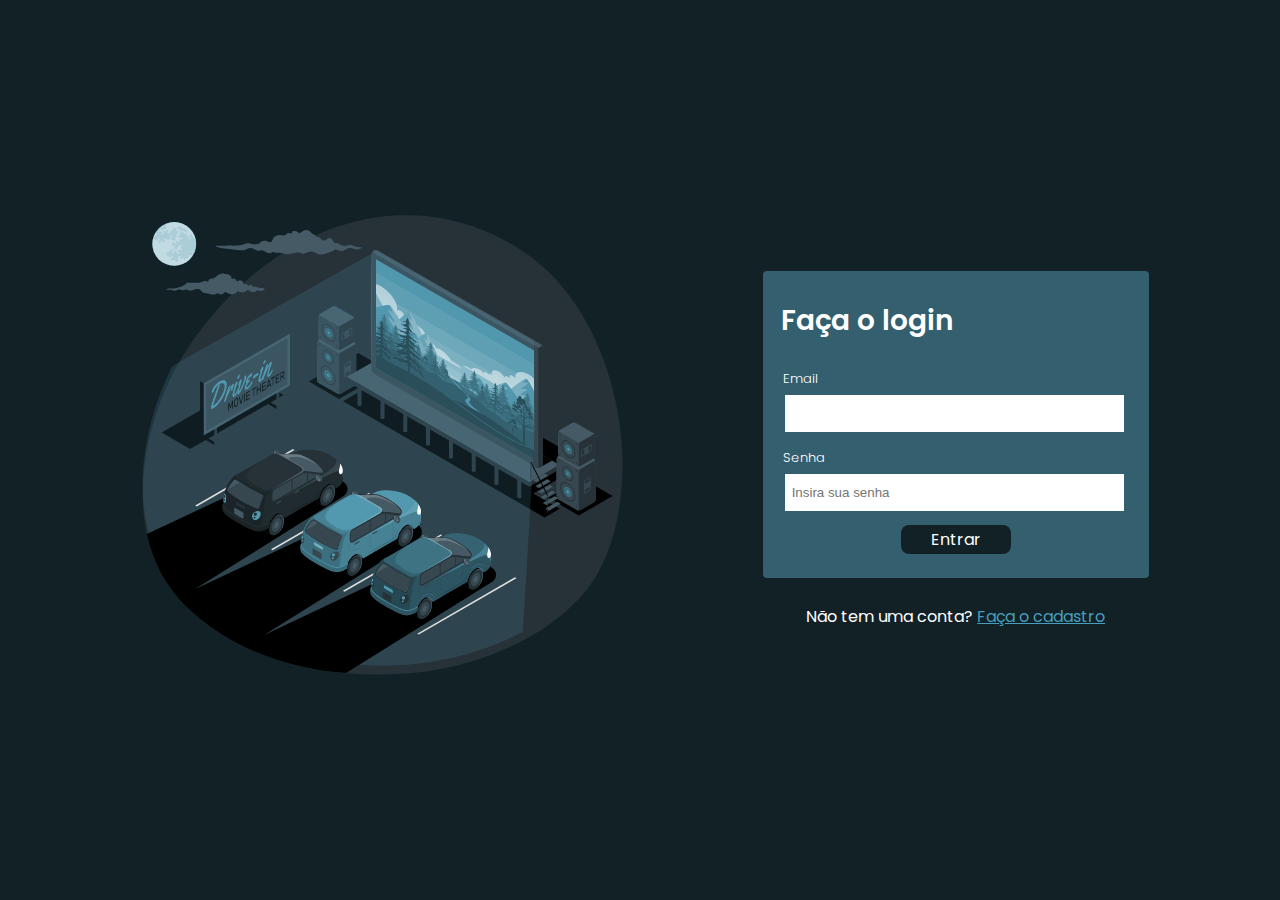
<file: index.html>
<!DOCTYPE html>
<html lang="pt-br">
  <head>
    <title>devflix login</title>
    <meta charset="UTF-8">
    <meta name="viewport" content="width=device-width, initial-scale=1">
    <link rel="stylesheet" href="styles.css">
    <link rel="preconnect" href="https://fonts.googleapis.com">
    <link rel="preconnect" href="https://fonts.gstatic.com" crossorigin>
    <link href="https://fonts.googleapis.com/css2?family=Poppins:wght@100;200;300;600;900&display=swap" rel="stylesheet">
    <link rel="icon" type="image/x-icon" href="./assets/dev-icon.png">
  </head>

  <body>
    <div class="div div-flex login">
      <section>
        <img src="./assets/animation.gif" alt="animação de cinema ao ar livre">
        
      </section>
      <div>
        <section class="center">
          <h1>
            Faça o login
          </h1>
          <form class="form">
  
            <label for="email" class="label-form">Email</label>
            <input type="email" id="email" required>

            <label for="senha" class="label-form">Senha</label>
            <input type="password" id="senha" placeholder="Insira sua senha" required>
            <span class="email-senha-text">Email ou senha inválidos</span>
          
            <button type="submit" id="button" onclick="login(email, senha)">Entrar</button>
          </form>
        </section>
        <div id="fazer_login">
          Não tem uma conta? <a href="sign_up.html" id="link">Faça o cadastro</a>
        </div> 

      </div>
    </div>
  </body>
  <script type="text/javascript" src="index.js"></script>
</html>
</file>
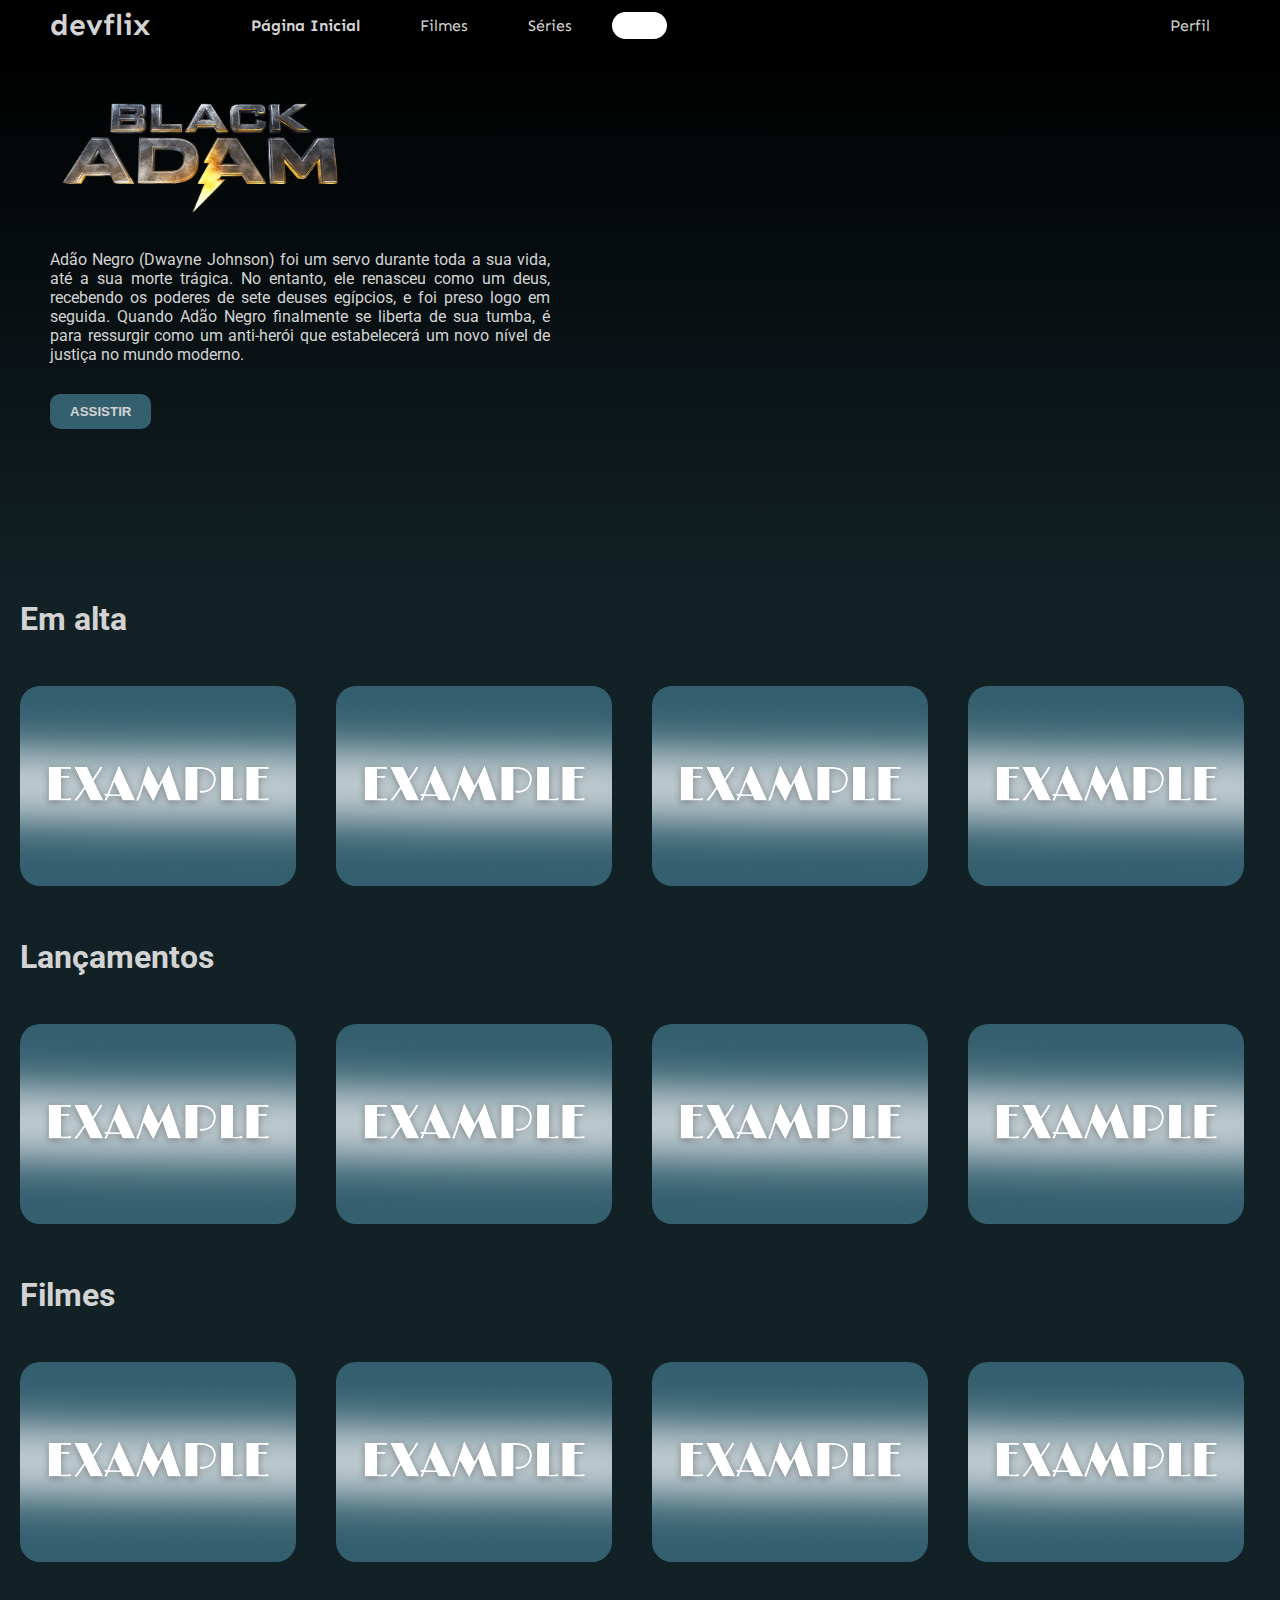
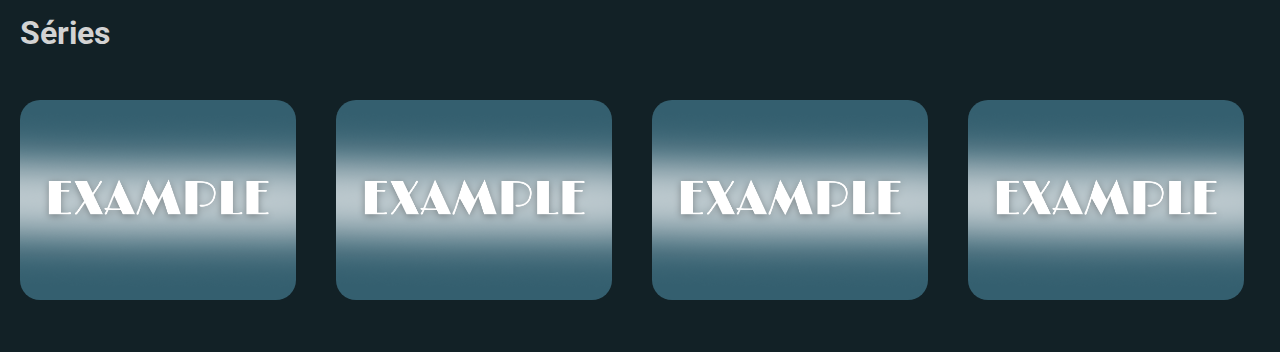
<file: main.html>
<!DOCTYPE html>
<html lang="en">
  

  <head>
    <meta charset="UTF-8">
    <meta http-equiv="X-UA-Compatible" content="IE=edge">
    <meta name="viewport" content="width=device-width, initial-scale=1.0">
    <title>devflix</title>
    <link rel="stylesheet" href="./main_style.css">
    <link rel="stylesheet" href="https://cdnjs.cloudflare.com/ajax/libs/font-awesome/6.2.0/css/all.min.css" integrity="sha512-xh6O/CkQoPOWDdYTDqeRdPCVd1SpvCA9XXcUnZS2FmJNp1coAFzvtCN9BmamE+4aHK8yyUHUSCcJHgXloTyT2A==" crossorigin="anonymous" referrerpolicy="no-referrer" />
    <link rel="preconnect" href="https://fonts.googleapis.com">
    <link href="https://fonts.googleapis.com/css2?family=Poppins:wght@100;200;300;600;900&family=Roboto:ital,wght@0,100;0,500;0,700;0,900;1,100&family=Sen:wght@400;700;800&display=swap" rel="stylesheet"> 
    <link rel="icon" type="image/x-icon" href="./assets/dev-icon.png">
  </head>


  <body>
    <div class="navbar">
      <div class="navbar-container">

        <div class="logo-container">
          <h1 class="logo">devflix</h1>
        </div>
        <div class="menu-container">
          <ul class="menu-list">
            <li class="menu-list-item" id="paginaInicial">Página Inicial</li>
            <li class="menu-list-item">Filmes</li>
            <li class="menu-list-item">Séries</li>
            <form class="form">
              <input type="text" class="input-search" style="margin-right: 0;">
              <i class="fa-solid fa-magnifying-glass" id="icon-search"></i>

            </form>
          </ul>
        </div>
        <div class="profile-container">
          <i class="fa-solid fa-user"></i>
          <div class="profile-text-container">
            <span class="profile-text">Perfil</span>
            <i class="fa-solid fa-caret-down"></i>
          </div>
        </div>
      </div>

    </div>

    <div class="container">
      <div class="content-container">
        <div class="featured-content">
          <img class="featured-title" src="assets/Black_Adam_(film).png" alt="">
          <p class="featured-desc">Adão Negro (Dwayne Johnson) foi um servo durante toda a sua vida, até a sua morte trágica. No entanto, ele renasceu como um deus, recebendo os poderes de sete deuses egípcios, e foi preso logo em seguida. Quando Adão Negro finalmente se liberta de sua tumba, é para ressurgir como um anti-herói que estabelecerá um novo nível de justiça no mundo moderno.</p>
          <button class="featured-button">ASSISTIR</button>
        </div>
        <div class="movie-list-container">
          <h1 class="movie-list-title">
            Em alta
          </h1>
          <div class="movie-list-wrapper">
            <div class="movie-list">
              <div class="movie-list-item">
                <img class="movie-list-item-img" src="./assets/EXAMPLE.png" alt="">
                <span class="movie-list-item-title">Título da obra</span>
                <p class="movie-list-item-desc">Descrição resumida a respeito da obra.</p>
                  <button class="movie-list-item-button">ASSISTIR</button>
              </div>
              <div class="movie-list-item">
                <img class="movie-list-item-img" src="./assets/EXAMPLE.png" alt="">
                <span class="movie-list-item-title">Título da obra</span>
                <p class="movie-list-item-desc">Descrição resumida a respeito da obra.</p>
                  <button class="movie-list-item-button">ASSISTIR</button>
              </div>
              <div class="movie-list-item">
                <img class="movie-list-item-img" src="./assets/EXAMPLE.png" alt="">
                <span class="movie-list-item-title">Título da obra</span>
                <p class="movie-list-item-desc">Descrição resumida a respeito da obra.</p>
                  <button class="movie-list-item-button">ASSISTIR</button>
              </div>
              <div class="movie-list-item">
                <img class="movie-list-item-img" src="./assets/EXAMPLE.png" alt="">
                <span class="movie-list-item-title">Título da obra</span>
                <p class="movie-list-item-desc">Descrição resumida a respeito da obra.</p>
                  <button class="movie-list-item-button">ASSISTIR</button>
              </div>
              <div class="movie-list-item">
                <img class="movie-list-item-img" src="./assets/EXAMPLE.png" alt="">
                <span class="movie-list-item-title">Título da obra</span>
                <p class="movie-list-item-desc">Descrição resumida a respeito da obra.</p>
                  <button class="movie-list-item-button">ASSISTIR</button>
              </div>
              <div class="movie-list-item">
                <img class="movie-list-item-img" src="./assets/EXAMPLE.png" alt="">
                <span class="movie-list-item-title">Título da obra</span>
                <p class="movie-list-item-desc">Descrição resumida a respeito da obra.</p>
                  <button class="movie-list-item-button">ASSISTIR</button>
              </div>
            </div>
            <i class="fa-solid fa-chevron-right arrow"></i>
          </div>
        </div>
                <div class="movie-list-container">
          <h1 class="movie-list-title">
            Lançamentos
          </h1>
          <div class="movie-list-wrapper">
            <div class="movie-list">
              <div class="movie-list-item">
                <img class="movie-list-item-img" src="./assets/EXAMPLE.png" alt="">
                <span class="movie-list-item-title">Título da obra</span>
                <p class="movie-list-item-desc">Descrição resumida a respeito da obra.</p>
                  <button class="movie-list-item-button">ASSISTIR</button>
              </div>
              <div class="movie-list-item">
                <img class="movie-list-item-img" src="./assets/EXAMPLE.png" alt="">
                <span class="movie-list-item-title">Título da obra</span>
                <p class="movie-list-item-desc">Descrição resumida a respeito da obra.</p>
                  <button class="movie-list-item-button">ASSISTIR</button>
              </div>
              <div class="movie-list-item">
                <img class="movie-list-item-img" src="./assets/EXAMPLE.png" alt="">
                <span class="movie-list-item-title">Título da obra</span>
                <p class="movie-list-item-desc">Descrição resumida a respeito da obra.</p>
                  <button class="movie-list-item-button">ASSISTIR</button>
              </div>
              <div class="movie-list-item">
                <img class="movie-list-item-img" src="./assets/EXAMPLE.png" alt="">
                <span class="movie-list-item-title">Título da obra</span>
                <p class="movie-list-item-desc">Descrição resumida a respeito da obra.</p>
                  <button class="movie-list-item-button">ASSISTIR</button>
              </div>
              <div class="movie-list-item">
                <img class="movie-list-item-img" src="./assets/EXAMPLE.png" alt="">
                <span class="movie-list-item-title">Título da obra</span>
                <p class="movie-list-item-desc">Descrição resumida a respeito da obra.</p>
                  <button class="movie-list-item-button">ASSISTIR</button>
              </div>
              <div class="movie-list-item">
                <img class="movie-list-item-img" src="./assets/EXAMPLE.png" alt="">
                <span class="movie-list-item-title">Título da obra</span>
                <p class="movie-list-item-desc">Descrição resumida a respeito da obra.</p>
                  <button class="movie-list-item-button">ASSISTIR</button>
              </div>
            </div>
            <i class="fa-solid fa-chevron-right arrow"></i>
          </div>
        </div>
                <div class="movie-list-container">
          <h1 class="movie-list-title">
            Filmes
          </h1>
          <div class="movie-list-wrapper">
            <div class="movie-list">
              <div class="movie-list-item">
                <img class="movie-list-item-img" src="./assets/EXAMPLE.png" alt="">
                <span class="movie-list-item-title">Título da obra</span>
                <p class="movie-list-item-desc">Descrição resumida a respeito da obra.</p>
                  <button class="movie-list-item-button">ASSISTIR</button>
              </div>
              <div class="movie-list-item">
                <img class="movie-list-item-img" src="./assets/EXAMPLE.png" alt="">
                <span class="movie-list-item-title">Título da obra</span>
                <p class="movie-list-item-desc">Descrição resumida a respeito da obra.</p>
                  <button class="movie-list-item-button">ASSISTIR</button>
              </div>
              <div class="movie-list-item">
                <img class="movie-list-item-img" src="./assets/EXAMPLE.png" alt="">
                <span class="movie-list-item-title">Título da obra</span>
                <p class="movie-list-item-desc">Descrição resumida a respeito da obra.</p>
                  <button class="movie-list-item-button">ASSISTIR</button>
              </div>
              <div class="movie-list-item">
                <img class="movie-list-item-img" src="./assets/EXAMPLE.png" alt="">
                <span class="movie-list-item-title">Título da obra</span>
                <p class="movie-list-item-desc">Descrição resumida a respeito da obra.</p>
                  <button class="movie-list-item-button">ASSISTIR</button>
              </div>
              <div class="movie-list-item">
                <img class="movie-list-item-img" src="./assets/EXAMPLE.png" alt="">
                <span class="movie-list-item-title">Título da obra</span>
                <p class="movie-list-item-desc">Descrição resumida a respeito da obra.</p>
                  <button class="movie-list-item-button">ASSISTIR</button>
              </div>
              <div class="movie-list-item">
                <img class="movie-list-item-img" src="./assets/EXAMPLE.png" alt="">
                <span class="movie-list-item-title">Título da obra</span>
                <p class="movie-list-item-desc">Descrição resumida a respeito da obra.</p>
                  <button class="movie-list-item-button">ASSISTIR</button>
              </div>
            </div>
            <i class="fa-solid fa-chevron-right arrow"></i>
          </div>
        </div>
                <div class="movie-list-container">
          <h1 class="movie-list-title">
            Séries
          </h1>
          <div class="movie-list-wrapper">
            <div class="movie-list">
              <div class="movie-list-item">
                <img class="movie-list-item-img" src="./assets/EXAMPLE.png" alt="">
                <span class="movie-list-item-title">Título da obra</span>
                <p class="movie-list-item-desc">Descrição resumida a respeito da obra.</p>
                  <button class="movie-list-item-button">ASSISTIR</button>
              </div>
              <div class="movie-list-item">
                <img class="movie-list-item-img" src="./assets/EXAMPLE.png" alt="">
                <span class="movie-list-item-title">Título da obra</span>
                <p class="movie-list-item-desc">Descrição resumida a respeito da obra.</p>
                  <button class="movie-list-item-button">ASSISTIR</button>
              </div>
              <div class="movie-list-item">
                <img class="movie-list-item-img" src="./assets/EXAMPLE.png" alt="">
                <span class="movie-list-item-title">Título da obra</span>
                <p class="movie-list-item-desc">Descrição resumida a respeito da obra.</p>
                  <button class="movie-list-item-button">ASSISTIR</button>
              </div>
              <div class="movie-list-item">
                <img class="movie-list-item-img" src="./assets/EXAMPLE.png" alt="">
                <span class="movie-list-item-title">Título da obra</span>
                <p class="movie-list-item-desc">Descrição resumida a respeito da obra.</p>
                  <button class="movie-list-item-button">ASSISTIR</button>
              </div>
              <div class="movie-list-item">
                <img class="movie-list-item-img" src="./assets/EXAMPLE.png" alt="">
                <span class="movie-list-item-title">Título da obra</span>
                <p class="movie-list-item-desc">Descrição resumida a respeito da obra.</p>
                  <button class="movie-list-item-button">ASSISTIR</button>
              </div>
              <div class="movie-list-item">
                <img class="movie-list-item-img" src="./assets/EXAMPLE.png" alt="">
                <span class="movie-list-item-title">Título da obra</span>
                <p class="movie-list-item-desc">Descrição resumida a respeito da obra.</p>
                  <button class="movie-list-item-button">ASSISTIR</button>
              </div>
            </div>
            <i class="fa-solid fa-chevron-right arrow"></i>
          </div>
        </div>
      </div>
    </div>
    <script src="./index.js"></script>
  </body>

  </html>
</file>
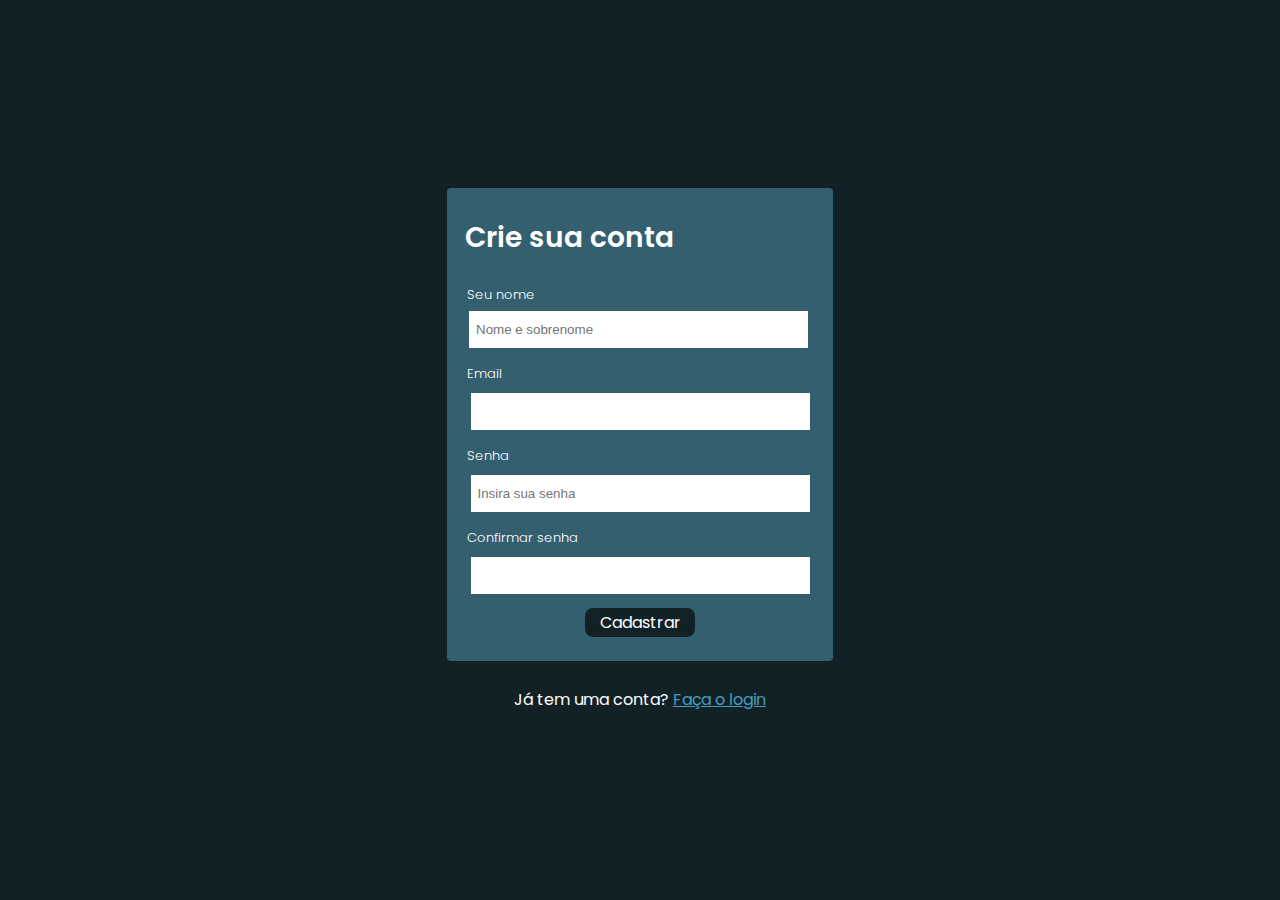
<file: sign_up.html>
<!DOCTYPE html>
<html lang="en">
  <head>
    <title>devflix cadastro</title>
    <meta charset="UTF-8">
    <meta name="viewport" content="width=device-width, initial-scale=1">
    <link rel="stylesheet" href="styles.css">
    <link rel="preconnect" href="https://fonts.googleapis.com">
    <link rel="preconnect" href="https://fonts.gstatic.com" crossorigin>
    <link href="https://fonts.googleapis.com/css2?family=Poppins:wght@100;200;300;600;900&display=swap" rel="stylesheet">
    <link rel="stylesheet" href="https://cdnjs.cloudflare.com/ajax/libs/font-awesome/6.2.0/css/all.min.css" integrity="sha512-xh6O/CkQoPOWDdYTDqeRdPCVd1SpvCA9XXcUnZS2FmJNp1coAFzvtCN9BmamE+4aHK8yyUHUSCcJHgXloTyT2A==" crossorigin="anonymous" referrerpolicy="no-referrer" />
    <link rel="icon" type="image/x-icon" href="./assets/dev-icon.png">
  </head>


  
  <body>
    <div class="div div-flex cadastro">
      
      
      <section class="center">
        <h1>Crie sua conta</h1>
        <form class="form">

          <label for="nome" class="label-form">Seu nome</label>
          <input type="text" id="nome" placeholder="Nome e sobrenome">

          <label for="email" class="label-form">Email</label>
          <div>
            <input type="email" id="email">
            <i class="icon-error fa-sharp fa-solid fa-circle-exclamation" id="email-icon-error"></i>
          </div>
          <span class="email-text">Email inválido</span>

          <label for="senha" class="label-form">Senha</label>
          <div>
            <input type="password" id="senha" placeholder="Insira sua senha">
            <i class="icon-error fa-sharp fa-solid fa-circle-exclamation" id="senha-icon-error"></i>
          </div>
          <span class="senha-text">Sua senha deve ter no mínimo 8 caracteres</span>
          
          <label for="confirmarSenha" class="label-form">Confirmar senha</label>
          <div>
            <input type="password" id="confirmarSenha">
            <i class="icon-error fa-sharp fa-solid fa-circle-exclamation" id="confirmarSenha-icon-error"></i>
          </div>
          <span class="confirmarSenha-text">As senhas devem ser iguais</span>

          <button type="submit" id="button" onclick="validate(email, senha, confirmarSenha)">Cadastrar</button>
        </form>
      </section>
      <div id="fazer_login">
        
        Já tem uma conta? <a href="index.html" id="link">Faça o login</a>

      </div>

    </div>
  </body>



  <script type="text/javascript" src="index.js"></script>
</html>
</file>
<file: styles.css>
:root {
  --maincolor: #122126;
}

body {
  text-align: center;
  margin: 0px;
  background-color: bisque;
  font-family: Poppins;
}

h1 {
  font-size: 28px;
  font-weight: 600;
  line-height: 1.2;
  text-align: left;

}

.div {
  color: white;
  font-size: 28px;
  height: 100vh;
  align-items: center;
  background-color: var(--maincolor);
}

.login {
  justify-content: space-evenly;
}

.cadastro {
  flex-direction: column;
  justify-content: center;
}

.div-flex {
  display: flex;
}


.center {
  background-color: #345f6f;
  width: 350px;
  align-items: center;
  padding: 14px 18px;
  border-radius: 4px;
  margin-bottom: 26px;
}

input {
  height: 31px;
  padding: 3px 7px;
  border: 4px solid #345f6f;
  width: 325px;
}

input:focus {
  outline:none;
  border-color: #2a4d5a;
}

.form {
  display: flex;
  flex-direction: column;
  justify-content: space-between;
}

.email-senha-text,
.email-text, 
.senha-text, 
.confirmarSenha-text {
  font-size: 12px;
  font-weight: 350;
  font-style: italic;
  padding: 5px;
  display: none;
}

.invalid {
  color: rgb(156, 5, 5);
  display: block;
}

.invalid-icon {
  visibility: visible !important;
}

.invalid::before {
  content: "";
  position: absolute;
  width: 24px;
  height: 24px;
  top: 18px;
  right: 5px;
  z-index: 100;

}

.icon-error {
  visibility: hidden;
  color:rgb(156, 5, 5);
  position: absolute;
  margin-left: -36px;
  margin-top: 11px;
}

#button {
  height: 29px;
  font-size: medium;
  font-family: Poppins;
  font-weight: 400;
  margin: 10px 120px;
  border-radius: 8px;
  color: white;
  background-color: var(--maincolor);
  border: none;
}

#button:hover {
  background-color: white;
  color: var(--maincolor);
  transition: 0.2s;
}

.label-form {
  font-size: 13px;
  text-align: left;
  padding: 0px 0px 2px 2px;
  font-weight: 300;
  margin-top: 12px;
}

#fazer_login {
  font-size: medium;
}

#link {
  color: #479dbd;
}
</file>
<file: main_style.css>
* {
  margin: 0;
}

ul {
  list-style: none;
}

body {
  font-family: 'Roboto', sans-serif;
}

.navbar {
  width: 100%;
  height: 50px;
  background-color: #122126;
  color: lightgrey;
}

.navbar-container {
  font-family: 'Sen', sans-serif;
  display: flex;
  align-items: center;
  background-color: black;
  padding: 0 50px;
  height: 100%;
}

.logo-container {
  flex: 1;
}

.logo {
  font-size: 30px;
}

.menu-container {
  flex: 6;
}

.menu-list {
  display: flex;
}

#paginaInicial {
  font-weight: bold;
}
.menu-list-item {
  margin: 30px;
  transition: transform 0.3s;
  cursor: pointer;
}

.input-search {
  margin-top: 26px;
  border: none;
  outline: none;
  border-radius: 20px;
  height: 25px;
  padding-left: 10px;
  padding-right: 30px;
  width: 15px;
  margin-left: 10px;
  transition: 0.5s;
}

.input-search:focus {
  width: 120px;
  transform: scale(1.1);
  transition: 0.5s;
}

#icon-search {
  color: #122126;
  margin-top: 31px;
  position: absolute;
  margin-left: -25px;
}

.menu-list-item:hover {
  transform: scale(1.1);
}

.profile-container {
  flex: 2;
  display: flex;
  align-items: center;
  justify-content: flex-end;

}

.profile-text-container {
  margin: 0 20px;
}

.profile-text-container:hover {
  cursor: pointer;
}

#profile-picture {
  width: 32px;
  height: 32px;
  border-radius: 50%;
  object-fit: cover;

}

.container {
  background-color: #122126;
  min-height: calc(100vh-50px);
}

.featured-content {
  height: 50vh;
  padding: 50px;
  background: linear-gradient(to bottom, rgba(0,0,0,0.3),  rgba(18, 33, 38, 1)), url(./assets/capa.jpg);
  background-repeat: no-repeat;
  background-size: cover;
}

.featured-title {
  width: 300px;
}

.featured-desc {
  width: 500px;
  color: lightgrey;
  margin: 30px 0px;
  text-align: justify;
}

.featured-button {
  background-color: #345f6f;
  color: lightgrey;
  border: none;
  outline: none;
  padding: 10px 20px;
  border-radius: 10px;
  font-weight: bold;
  cursor: pointer;
  transition: 0.5s all ease-in-out;
} 

.featured-button:hover {
  background-color: lightgrey;
  color: #345f6f;
  transition: 0.5s;
}

.movie-list-container {
  padding: 0 20px;
}

.movie-list {
  display: flex;
  height: 300px;
  align-items: center;
  gap: 10px;
  transform: translateX(0);
  transition: all 1s ease-in-out;
}

.movie-list-wrapper {
  position: relative;
  overflow: hidden;
}

.movie-list-item:hover .movie-list-item-img{
  transform: scale(1.2);
  margin: 0 30px;
  opacity: 0.5;
}

.movie-list-item:hover .movie-list-item-title,
.movie-list-item:hover .movie-list-item-desc,
.movie-list-item:hover .movie-list-item-button {
  opacity: 1;
}

.movie-list-title {
  color: lightgray;
}

.movie-list-item-img {
  width: 276px;
  height: 200px;
  object-fit: cover;
  transition: all 0.8s ease-in-out;
  border-radius: 20px;
}

.movie-list-item {
  margin-right: 30px;
  position: relative;
}

.movie-list-item-title {
  color: lightgrey;
  padding: 0 10px;
  font-size: 28px;
  font-weight: bold;
  background-color: #333;
  position: absolute;
  top: 10%;
  left: 40px;
  opacity: 0;
  transition: 1s all ease-in-out;
}

.movie-list-item-desc {
  color: lightgrey;
  padding: 10px;
  font-size: 14px;
  background-color: #333;
  top: 30%;
  left: 40px;
  position: absolute;
  width: 230px;
  opacity: 0; 
  transition: 1s all ease-in-out;
}

.movie-list-item-button {
  padding: 10px;
  background-color: #345f6f;
  color: lightgray;
  border: none;
  outline: none;
  border-radius: 10px;
  cursor: pointer;
  position: absolute;
  bottom: 10px;
  left: 40px;
  opacity: 0;
  transition: 0.5s all ease-in-out;
}

.movie-list-item-button:hover {
  color:#345f6f;
  background-color: lightgrey;
  transition: 0.5s;
}

.arrow {
  color: lightgrey;
  font-size: 120px;
  position: absolute;
  top: 90px; 
  right: 0;
  color: lightgray;
  opacity: 0.5;
  cursor: pointer;
}
</file>
